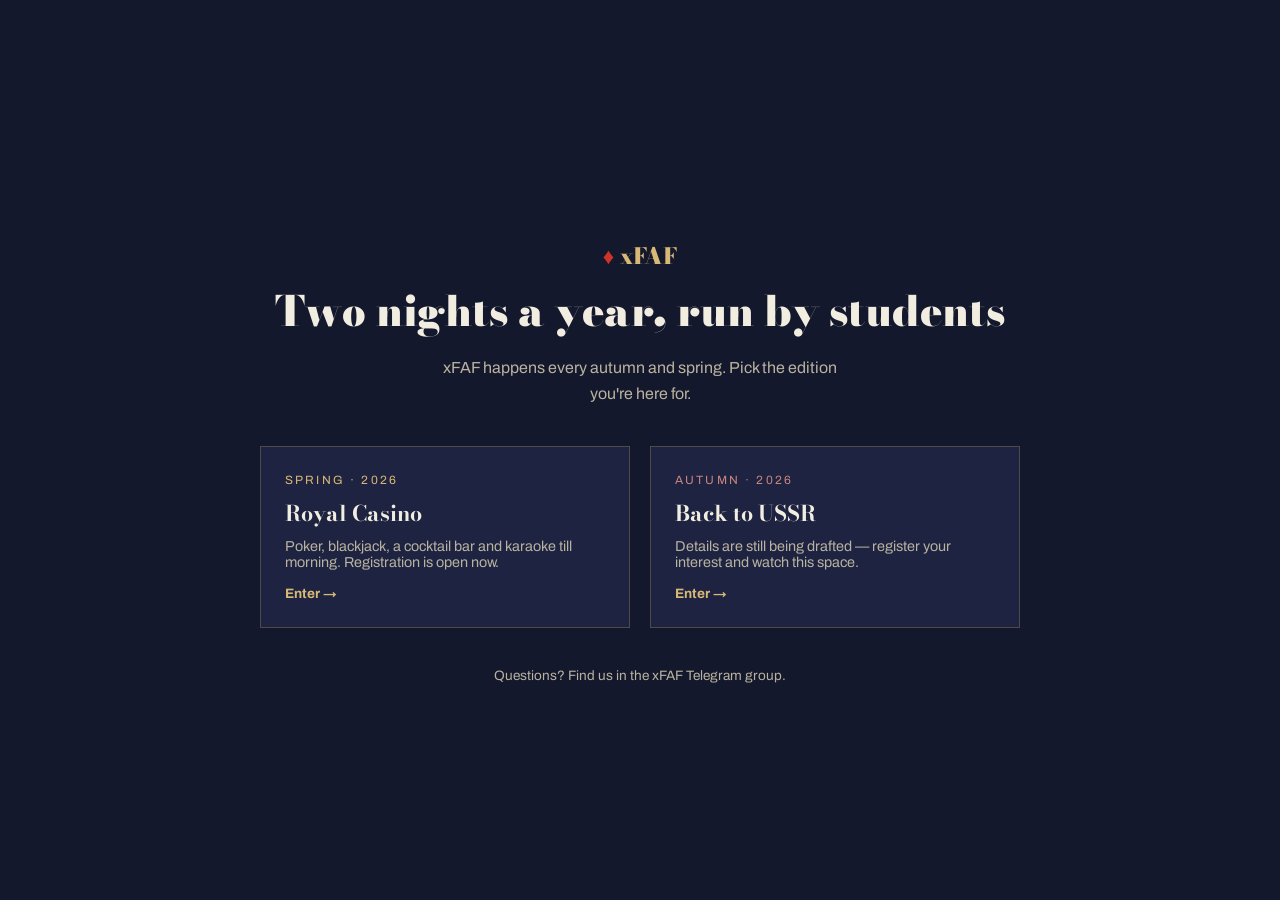
<file: index.html>
<!DOCTYPE html>
<html lang="en">
<head>
<meta charset="UTF-8">
<meta name="viewport" content="width=device-width, initial-scale=1.0">
<title>xFAF</title>
<meta name="description" content="xFAF — the FAF student party, twice a year. Pick an edition.">
<meta name="theme-color" content="#14182C">
<link rel="icon" href="data:image/svg+xml,%3Csvg xmlns='http://www.w3.org/2000/svg' viewBox='0 0 64 64'%3E%3Crect width='64' height='64' rx='10' fill='%2314182C'/%3E%3Ctext x='32' y='47' font-size='42' text-anchor='middle' fill='%23CE3327'%3E%E2%99%A0%3C/text%3E%3C/svg%3E">
<link rel="preconnect" href="https://fonts.googleapis.com">
<link rel="preconnect" href="https://fonts.gstatic.com" crossorigin>
<link href="https://fonts.googleapis.com/css2?family=Bodoni+Moda:opsz,wght@6..96,700;900&family=Archivo:wght@400;500;700&display=swap" rel="stylesheet">
<style>
  :root {
    --stock: #F2EDE1;
    --ink: #14182C;
    --ink-2: #1D2340;
    --vermilion: #CE3327;
    --brass: #B08F4F;
    --brass-lt: #D8B876;
    --on-ink-dim: #B9B2A0;
  }
  * { box-sizing: border-box; }
  body {
    margin: 0;
    min-height: 100vh;
    background: var(--ink);
    color: var(--stock);
    font-family: 'Archivo', -apple-system, BlinkMacSystemFont, 'Segoe UI', sans-serif;
    display: flex;
    align-items: center;
    justify-content: center;
    padding: 32px 20px;
  }
  .wrap { max-width: 760px; width: 100%; text-align: center; }
  .brand {
    font-family: 'Bodoni Moda', Georgia, serif;
    font-weight: 900;
    font-size: 1.4rem;
    color: var(--brass-lt);
    margin-bottom: 6px;
  }
  .brand i { color: var(--vermilion); font-style: normal; }
  h1 {
    font-family: 'Bodoni Moda', Georgia, serif;
    font-weight: 900;
    font-size: clamp(1.8rem, 5vw, 2.6rem);
    margin: 0 0 12px;
  }
  p.lede { color: var(--on-ink-dim); max-width: 46ch; margin: 0 auto 40px; line-height: 1.6; }

  .editions {
    display: grid;
    grid-template-columns: 1fr 1fr;
    gap: 20px;
    text-align: left;
  }
  .edition {
    display: block;
    text-decoration: none;
    color: inherit;
    background: var(--ink-2);
    border: 1px solid rgba(176,143,79,0.35);
    padding: 26px 24px;
    transition: border-color 0.15s ease, transform 0.15s ease;
  }
  .edition:hover { border-color: var(--brass); transform: translateY(-2px); }
  .edition .season {
    font-size: 0.75rem;
    letter-spacing: 0.18em;
    text-transform: uppercase;
    color: var(--brass-lt);
    margin-bottom: 10px;
  }
  .edition h2 {
    font-family: 'Bodoni Moda', Georgia, serif;
    font-size: 1.35rem;
    font-weight: 700;
    margin: 0 0 8px;
  }
  .edition p {
    font-size: 0.9rem;
    color: var(--on-ink-dim);
    margin: 0;
  }
  .edition.spring .season { color: #D8B876; }
  .edition.fall .season { color: #C9847E; }
  .edition .go {
    display: inline-block;
    margin-top: 16px;
    font-size: 0.85rem;
    font-weight: 700;
    color: var(--brass-lt);
  }

  footer {
    margin-top: 40px;
    font-size: 0.85rem;
    color: var(--on-ink-dim);
  }
  footer a { color: var(--brass-lt); }

  @media (max-width: 560px) {
    .editions { grid-template-columns: 1fr; }
  }
</style>
</head>
<body>

<div class="wrap">
  <p class="brand"><i>&#9830;</i> xFAF</p>
  <h1>Two nights a year, run by students</h1>
  <p class="lede">xFAF happens every autumn and spring. Pick the edition you're here for.</p>

  <div class="editions">
    <a class="edition spring" href="spring-2026/">
      <p class="season">Spring &#183; 2026</p>
      <h2>Royal Casino</h2>
      <p>Poker, blackjack, a cocktail bar and karaoke till morning. Registration is open now.</p>
      <span class="go">Enter &#8594;</span>
    </a>
    <a class="edition fall" href="fall-2026/">
      <p class="season">Autumn &#183; 2026</p>
      <h2>Back to USSR</h2>
      <p>Details are still being drafted &#8212; register your interest and watch this space.</p>
      <span class="go">Enter &#8594;</span>
    </a>
  </div>

  <footer>Questions? Find us in the xFAF Telegram group.</footer>
</div>

</body>
</html>
</file>
